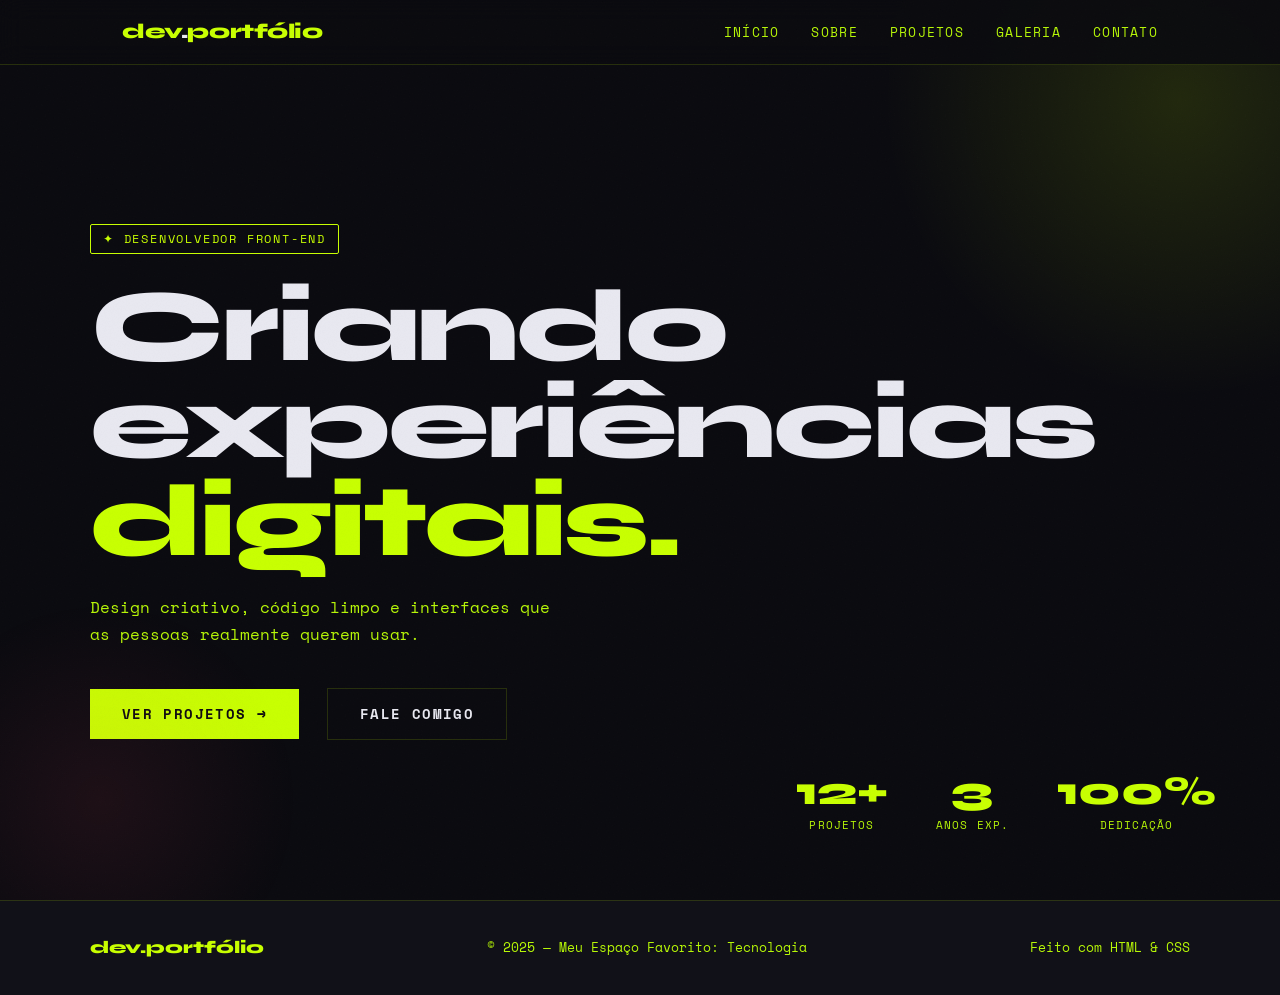
<file: index.html>
<!DOCTYPE html>
<html lang="pt-BR">
<head>
  <meta charset="UTF-8" />
  <meta name="viewport" content="width=device-width, initial-scale=1.0" />
  <title>Portfólio | Dev Criativo</title>
  <link rel="preconnect" href="https://fonts.googleapis.com" />
  <link href="https://fonts.googleapis.com/css2?family=Space+Mono:ital,wght@0,400;0,700;1,400&family=Syne:wght@400;700;800&display=swap" rel="stylesheet" />
  <link rel="stylesheet" href="css/style.css" />
</head>
<body>

  <!-- OVERLAY -->
  <div class="nav-overlay"></div>

  <!-- HEADER -->
  <header>
    <nav>
      <a href="index.html" class="logo">dev<span>.</span>portfólio</a>

      <button class="hamburger" aria-label="Abrir menu" aria-expanded="false">
        <span></span>
        <span></span>
        <span></span>
      </button>

      <ul class="nav-links">
        <li><a href="index.html">Início</a></li>
        <li><a href="pages/sobre.html">Sobre</a></li>
        <li><a href="pages/cards.html">Projetos</a></li>
        <li><a href="pages/galeria.html">Galeria</a></li>
        <li><a href="pages/contato.html">Contato</a></li>
      </ul>
    </nav>
  </header>

  <main>

    <!-- HERO -->
    <section id="inicio">
      <div class="hero-inner">
        <span class="hero-tag">✦ Desenvolvedor Front-end</span>
        <h1 class="hero-title">
          Criando<br />
          experiências<br />
          <em>digitais.</em>
        </h1>
        <p class="hero-sub">
          Design criativo, código limpo e interfaces que as pessoas realmente querem usar.
        </p>
        <div class="hero-btns">
          <a href="pages/cards.html" class="btn">Ver Projetos →</a>
          <a href="pages/contato.html" class="btn btn-ghost">Fale Comigo</a>
        </div>

        <div class="hero-counter">
          <div class="counter-item">
            <span class="counter-num">12+</span>
            <span class="counter-label">Projetos</span>
          </div>
          <div class="counter-item">
            <span class="counter-num">3</span>
            <span class="counter-label">Anos exp.</span>
          </div>
          <div class="counter-item">
            <span class="counter-num">100%</span>
            <span class="counter-label">Dedicação</span>
          </div>
        </div>
      </div>
    </section>

  </main>

  <!-- FOOTER -->
  <footer>
    <div class="footer-inner">
      <span class="footer-logo">dev.portfólio</span>
      <p>© 2025 — Meu Espaço Favorito: Tecnologia</p>
      <p>Feito com HTML &amp; CSS</p>
    </div>
  </footer>

  <script src="js/main.js"></script>
</body>
</html>
</file>
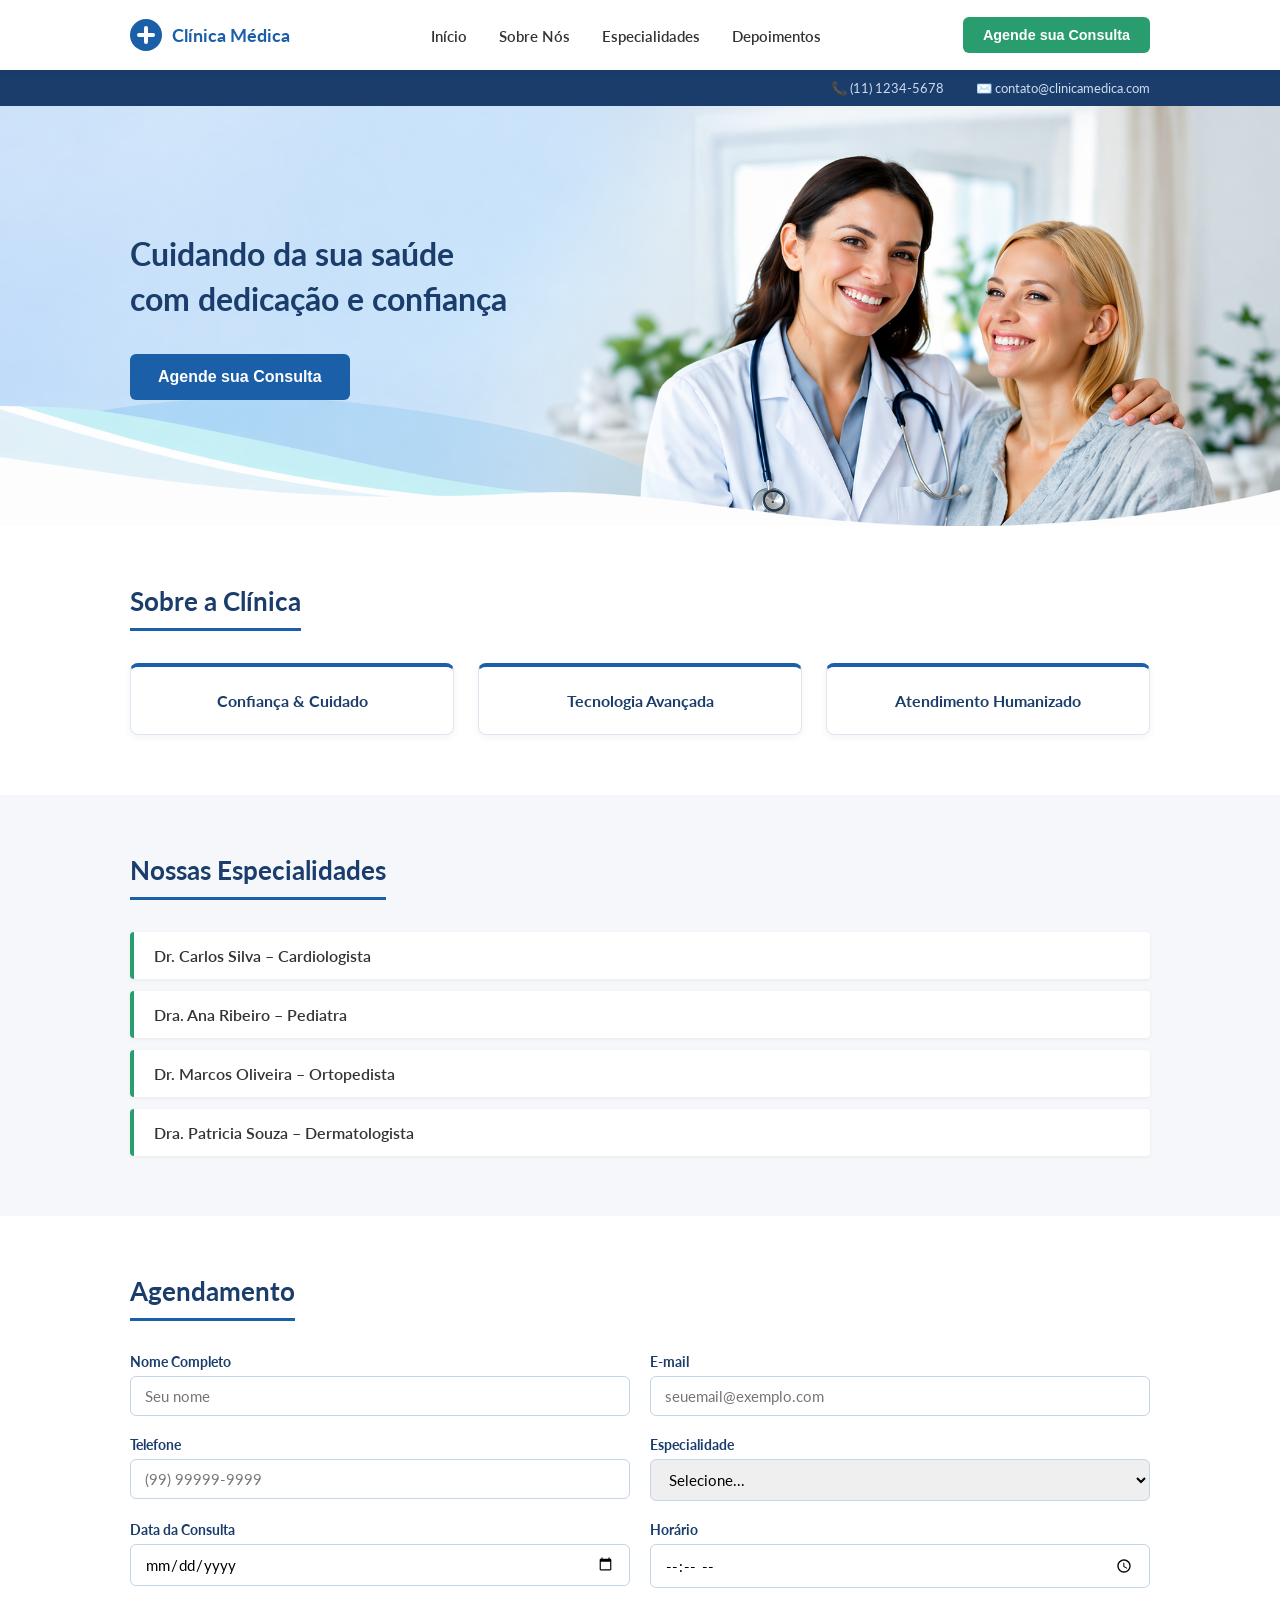
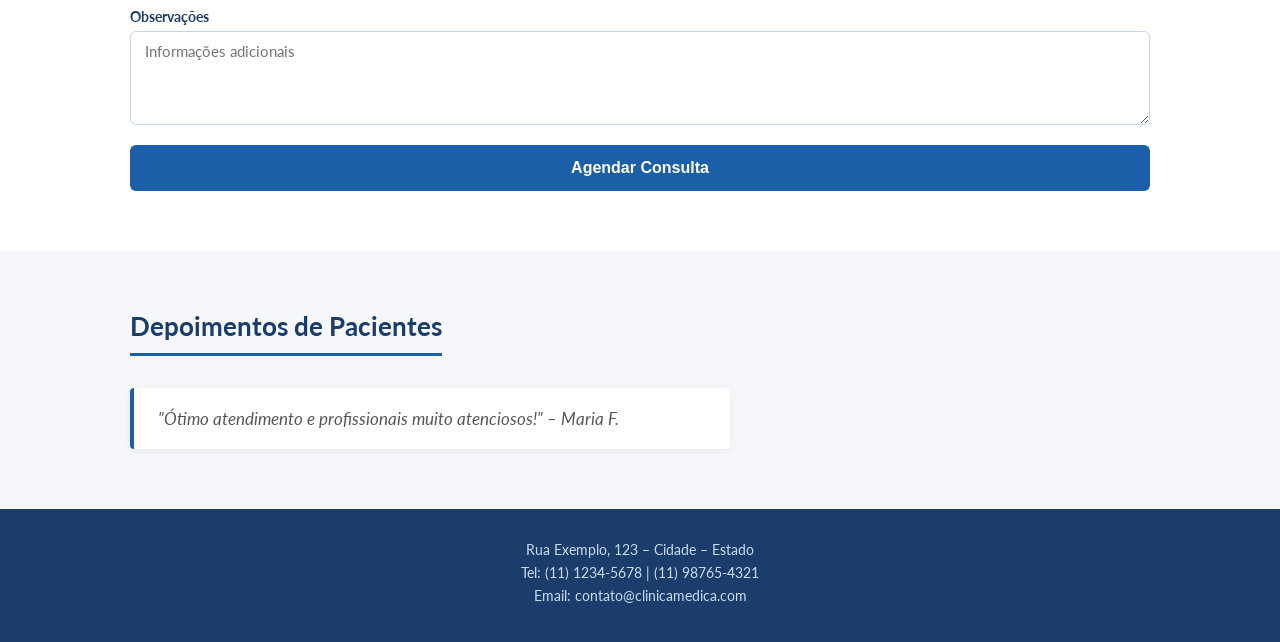
<file: sist.med/index.html>
<!DOCTYPE html>
<html lang="pt-BR">
<head>
  <meta charset="UTF-8" />
  <meta name="viewport" content="width=device-width, initial-scale=1.0"/>
  <title>Clínica Médica</title>
  <link href="https://fonts.googleapis.com/css2?family=Lato:wght@400;700&display=swap" rel="stylesheet"/>
  <link rel="stylesheet" href="style.css"/>
</head>
<body>

  <!-- ════════ TOPBAR — faixa azul escura no topo ════════ -->
  <div class="topbar">
    <div class="topbar__container">
      <span>📞 (11) 1234-5678</span>
      <span>✉️ contato@clinicamedica.com</span>
    </div>
  </div>

  <!-- ════════ NAVBAR ════════ -->
  <nav class="navbar">
    <div class="navbar__container">

      <!-- Logo SVG inline — não depende de arquivo externo -->
      <a href="index.html" class="navbar__logo">
        <svg width="32" height="32" viewBox="0 0 32 32" fill="none">
          <circle cx="16" cy="16" r="16" fill="#1a5fa8"/>
          <rect x="14" y="7" width="4" height="18" rx="2" fill="white"/>
          <rect x="7" y="14" width="18" height="4" rx="2" fill="white"/>
        </svg>
        Clínica Médica
      </a>

      <ul class="navbar__links">
        <li><a href="index.html">Início</a></li>
        <li><a href="#sobre">Sobre Nós</a></li>
        <li><a href="#especialidades">Especialidades</a></li>
        <li><a href="#depoimentos">Depoimentos</a></li>
      </ul>

      <a href="login/login.html" target="Agendamento">
        <button id="navbar__cta">Agende sua Consulta</button>
      </a>


      


      

      <!-- Botão hamburguer — só aparece no mobile -->
      <button class="navbar__hamburguer" id="hamburguer" aria-label="Abrir menu">
        <span></span>
        <span></span>
        <span></span>
      </button>

    </div>
  </nav>

  <!-- ════════ HERO / BANNER ════════ -->
  <section class="hero">
    <div class="hero__container">

      <div class="hero__texto">
        <h1>Cuidando da sua saúde<br>com dedicação e confiança</h1>
        <a href="#agendamento">
          <button class="hero__cta">Agende sua Consulta</button>
        </a>
      </div>

    </div>
  </section>



  

  <!-- ════════ SOBRE A CLÍNICA ════════ -->
  <section id="sobre" class="secao">
    <div class="secao__container">
      <h2>Sobre a Clínica</h2>
      <div class="cards">
        <div class="card">Confiança &amp; Cuidado</div>
        <div class="card">Tecnologia Avançada</div>
        <div class="card">Atendimento Humanizado</div>
      </div>
    </div>
  </section>

  <!-- ════════ ESPECIALIDADES ════════ -->
  <section id="especialidades" class="secao secao--cinza">
    <div class="secao__container">
      <h2>Nossas Especialidades</h2>
      <div class="medicos">
        <div class="medico">Dr. Carlos Silva – Cardiologista</div>
        <div class="medico">Dra. Ana Ribeiro – Pediatra</div>
        <div class="medico">Dr. Marcos Oliveira – Ortopedista</div>
        <div class="medico">Dra. Patricia Souza – Dermatologista</div>
      </div>
    </div>
  </section>

  <!-- ════════ AGENDAMENTO ════════ -->
  <section id="agendamento" class="secao">
    <div class="secao__container">
      <h2>Agendamento</h2>
      <form id="form-agendamento" action="/agendar" method="post" class="formulario">

        <div class="formulario__grupo">
          <label for="nome">Nome Completo</label>
          <input type="text" id="nome" name="nome" placeholder="Seu nome" required>
        </div>

        <div class="formulario__grupo">
          <label for="email">E-mail</label>
          <input type="email" id="email" name="email" placeholder="seuemail@exemplo.com" required>
        </div>

        <div class="formulario__grupo">
          <label for="telefone">Telefone</label>
          <input type="tel" id="telefone" name="telefone" placeholder="(99) 99999-9999" required>
        </div>

        <div class="formulario__grupo">
          <label for="especialidade">Especialidade</label>
          <select id="especialidade" name="especialidade" required>
            <option value="">Selecione...</option>
            <option value="clinico">Clínico Geral</option>
            <option value="cardiologia">Cardiologia</option>
            <option value="dermatologia">Dermatologia</option>
            <option value="ginecologia">Ginecologia</option>
          </select>
        </div>

        <div class="formulario__grupo">
          <label for="data">Data da Consulta</label>
          <input type="date" id="data" name="data" required>
        </div>

        <div class="formulario__grupo">
          <label for="hora">Horário</label>
          <input type="time" id="hora" name="hora" required>
        </div>

        <div class="formulario__grupo formulario__grupo--largo">
          <label for="observacoes">Observações</label>
          <textarea id="observacoes" name="observacoes" rows="4" placeholder="Informações adicionais"></textarea>
        </div>

        <div class="formulario__grupo formulario__grupo--largo">
          <button type="submit" class="formulario__btn">Agendar Consulta</button>
        </div>

      </form>
    </div>
  </section>

  <!-- ════════ DEPOIMENTOS ════════ -->
  <section id="depoimentos" class="secao secao--cinza">
    <div class="secao__container">
      <h2>Depoimentos de Pacientes</h2>
      <blockquote class="depoimento">
        "Ótimo atendimento e profissionais muito atenciosos!" – Maria F.
      </blockquote>
    </div>
  </section>

  <!-- ════════ RODAPÉ ════════ -->
  <footer class="rodape">
    <div class="secao__container">
      <p>Rua Exemplo, 123 – Cidade – Estado</p>
      <p>Tel: (11) 1234-5678 | (11) 98765-4321</p>
      <p>Email: contato@clinicamedica.com</p>
    </div>
  </footer>


  <!-- Importa o JS -->
  <script src="script.js"></script>
</body>
</html>
</file>
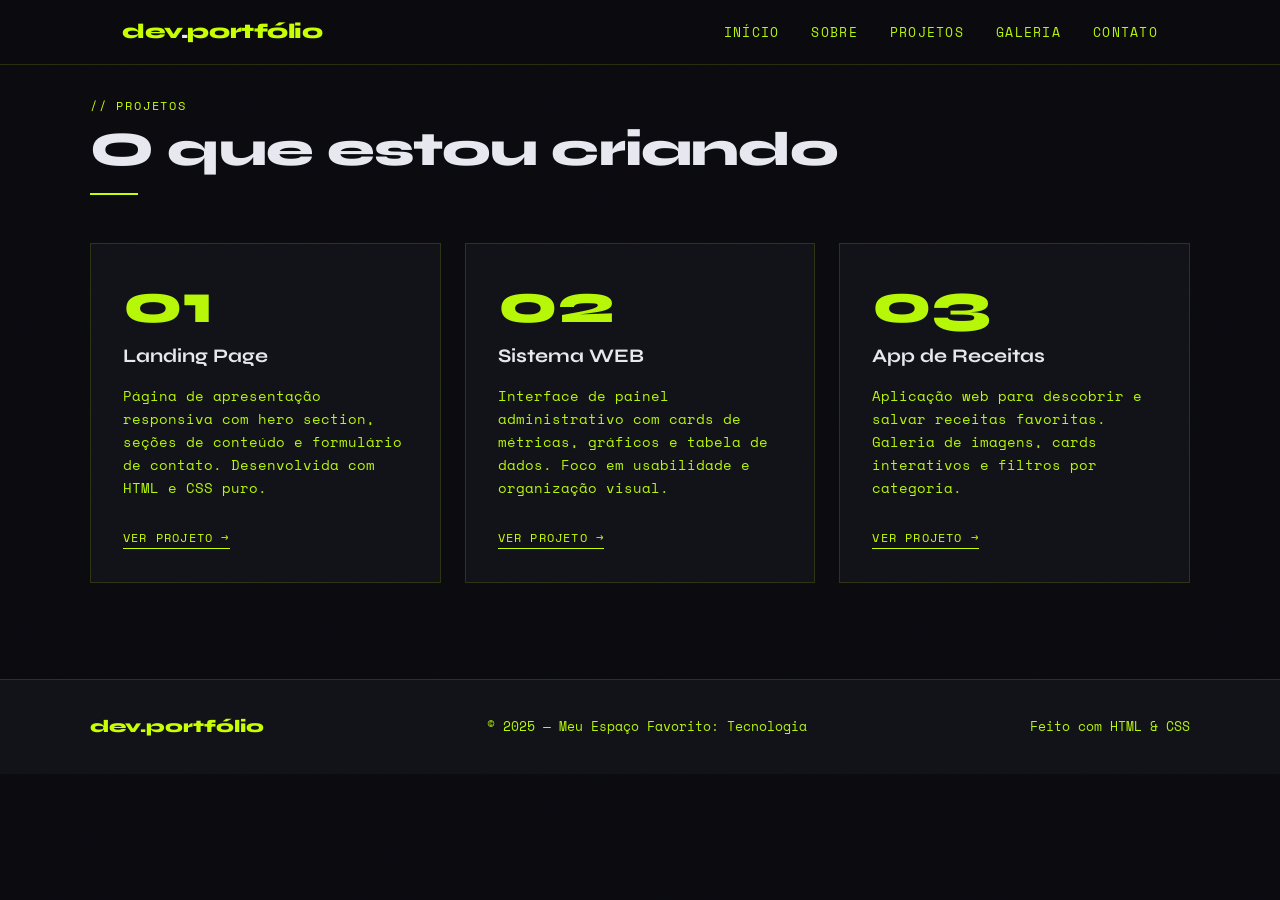
<file: pages/cards.html>
<!DOCTYPE html>
<html lang="pt-BR">
<head>
  <meta charset="UTF-8" />
  <meta name="viewport" content="width=device-width, initial-scale=1.0" />
  <title>Projetos | Dev Portfólio</title>
  <link rel="preconnect" href="https://fonts.googleapis.com" />
  <link href="https://fonts.googleapis.com/css2?family=Space+Mono:ital,wght@0,400;0,700;1,400&family=Syne:wght@400;700;800&display=swap" rel="stylesheet" />
  <link rel="stylesheet" href="../css/style.css" />
</head>
<body>

  <div class="nav-overlay"></div>

  <header>
    <nav>
      <a href="../index.html" class="logo">dev<span>.</span>portfólio</a>

      <button class="hamburger" aria-label="Abrir menu" aria-expanded="false">
        <span></span>
        <span></span>
        <span></span>
      </button>

      <ul class="nav-links">
        <li><a href="../index.html">Início</a></li>
        <li><a href="sobre.html">Sobre</a></li>
        <li><a href="cards.html">Projetos</a></li>
        <li><a href="galeria.html">Galeria</a></li>
        <li><a href="contato.html">Contato</a></li>
      </ul>
    </nav>
  </header>

  <main>
    <section id="cards">
      <div class="container">
        <p class="section-label reveal">// projetos</p>
        <h2 class="section-title reveal">O que estou criando</h2>
        <div class="divider reveal"></div>

        <div class="cards-grid">

          <div class="card reveal">
            <div class="card-num">01</div>
            <h3>Landing Page</h3>
            <p>
              Página de apresentação responsiva com hero section, seções de conteúdo
              e formulário de contato. Desenvolvida com HTML e CSS puro.
            </p>
            <button class="card-btn" onclick="window.open('../sist.med/index.html', '_blank')">Ver Projeto →</button>
          </div>

          <div class="card reveal">
            <div class="card-num">02</div>
            <h3>Sistema WEB</h3>
            <p>
              Interface de painel administrativo com cards de métricas, gráficos
              e tabela de dados. Foco em usabilidade e organização visual.
            </p>
            <button class="card-btn" onclick="window.open('../sist.med/login/login.html', '_blank')">Ver Projeto →</button>
          </div>

          <div class="card reveal">
            <div class="card-num">03</div>
            <h3>App de Receitas</h3>
            <p>
              Aplicação web para descobrir e salvar receitas favoritas.
              Galeria de imagens, cards interativos e filtros por categoria.
            </p>
            <button class="card-btn" onclick="alert('Projeto em desenvolvimento!')">Ver Projeto →</button>
          </div>

        </div>
      </div>
    </section>
  </main>

  <footer>
    <div class="footer-inner">
      <span class="footer-logo">dev.portfólio</span>
      <p>© 2025 — Meu Espaço Favorito: Tecnologia</p>
      <p>Feito com HTML &amp; CSS</p>
    </div>
  </footer>

  <script src="../js/main.js"></script>
</body>
</html>
</file>
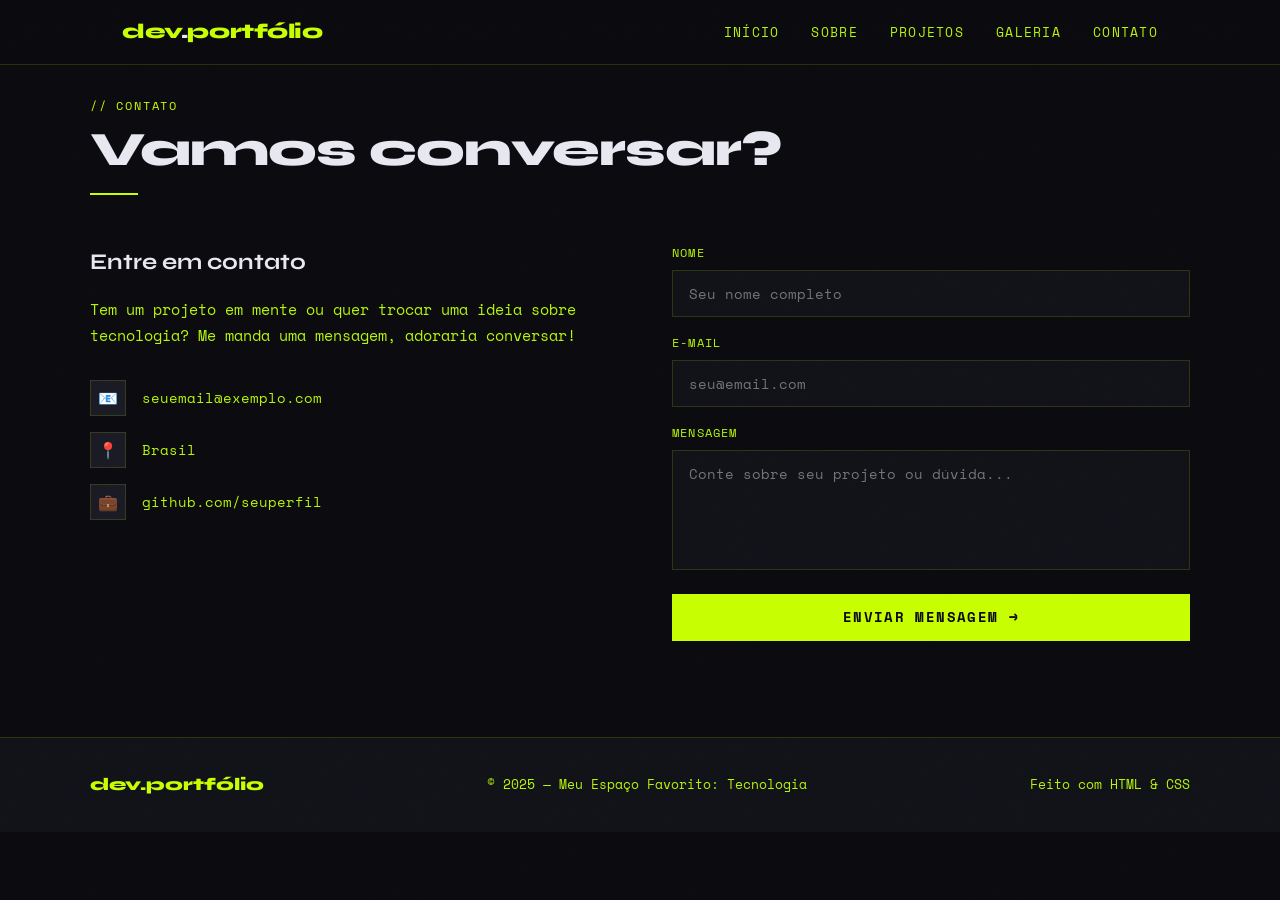
<file: pages/contato.html>
<!DOCTYPE html>
<html lang="pt-BR">
<head>
  <meta charset="UTF-8" />
  <meta name="viewport" content="width=device-width, initial-scale=1.0" />
  <title>Contato | Dev Portfólio</title>
  <link rel="preconnect" href="https://fonts.googleapis.com" />
  <link href="https://fonts.googleapis.com/css2?family=Space+Mono:ital,wght@0,400;0,700;1,400&family=Syne:wght@400;700;800&display=swap" rel="stylesheet" />
  <link rel="stylesheet" href="../css/style.css" />
</head>
<body>

  <div class="nav-overlay"></div>

  <header>
    <nav>
      <a href="../index.html" class="logo">dev<span>.</span>portfólio</a>

      <button class="hamburger" aria-label="Abrir menu" aria-expanded="false">
        <span></span>
        <span></span>
        <span></span>
      </button>

      <ul class="nav-links">
        <li><a href="../index.html">Início</a></li>
        <li><a href="sobre.html">Sobre</a></li>
        <li><a href="cards.html">Projetos</a></li>
        <li><a href="galeria.html">Galeria</a></li>
        <li><a href="contato.html">Contato</a></li>
      </ul>
    </nav>
  </header>

  <main>
    <section id="contato">
      <div class="container">
        <p class="section-label reveal">// contato</p>
        <h2 class="section-title reveal">Vamos conversar?</h2>
        <div class="divider reveal"></div>

        <div class="contato-grid">
          <div class="contato-info reveal">
            <h3>Entre em contato</h3>
            <p>
              Tem um projeto em mente ou quer trocar uma ideia sobre tecnologia?
              Me manda uma mensagem, adoraria conversar!
            </p>

            <div class="contact-item">
              <div class="contact-icon">📧</div>
              <span>seuemail@exemplo.com</span>
            </div>
            <div class="contact-item">
              <div class="contact-icon">📍</div>
              <span>Brasil</span>
            </div>
            <div class="contact-item">
              <div class="contact-icon">💼</div>
              <span>github.com/seuperfil</span>
            </div>
          </div>

          <div class="reveal">
            <form onsubmit="handleSubmit(event)">
              <div class="form-group">
                <label for="nome">Nome</label>
                <input type="text" id="nome" name="nome" placeholder="Seu nome completo" required />
              </div>
              <div class="form-group">
                <label for="email">E-mail</label>
                <input type="email" id="email" name="email" placeholder="seu@email.com" required />
              </div>
              <div class="form-group">
                <label for="mensagem">Mensagem</label>
                <textarea id="mensagem" name="mensagem" placeholder="Conte sobre seu projeto ou dúvida..." required></textarea>
              </div>
              <button
                type="submit"
                class="btn"
                style="margin-top:.5rem; border:none; width:100%; text-align:center;"
              >
                Enviar Mensagem →
              </button>
            </form>
          </div>
        </div>
      </div>
    </section>
  </main>

  <footer>
    <div class="footer-inner">
      <span class="footer-logo">dev.portfólio</span>
      <p>© 2025 — Meu Espaço Favorito: Tecnologia</p>
      <p>Feito com HTML &amp; CSS</p>
    </div>
  </footer>

  <script src="../js/main.js"></script>
</body>
</html>
</file>
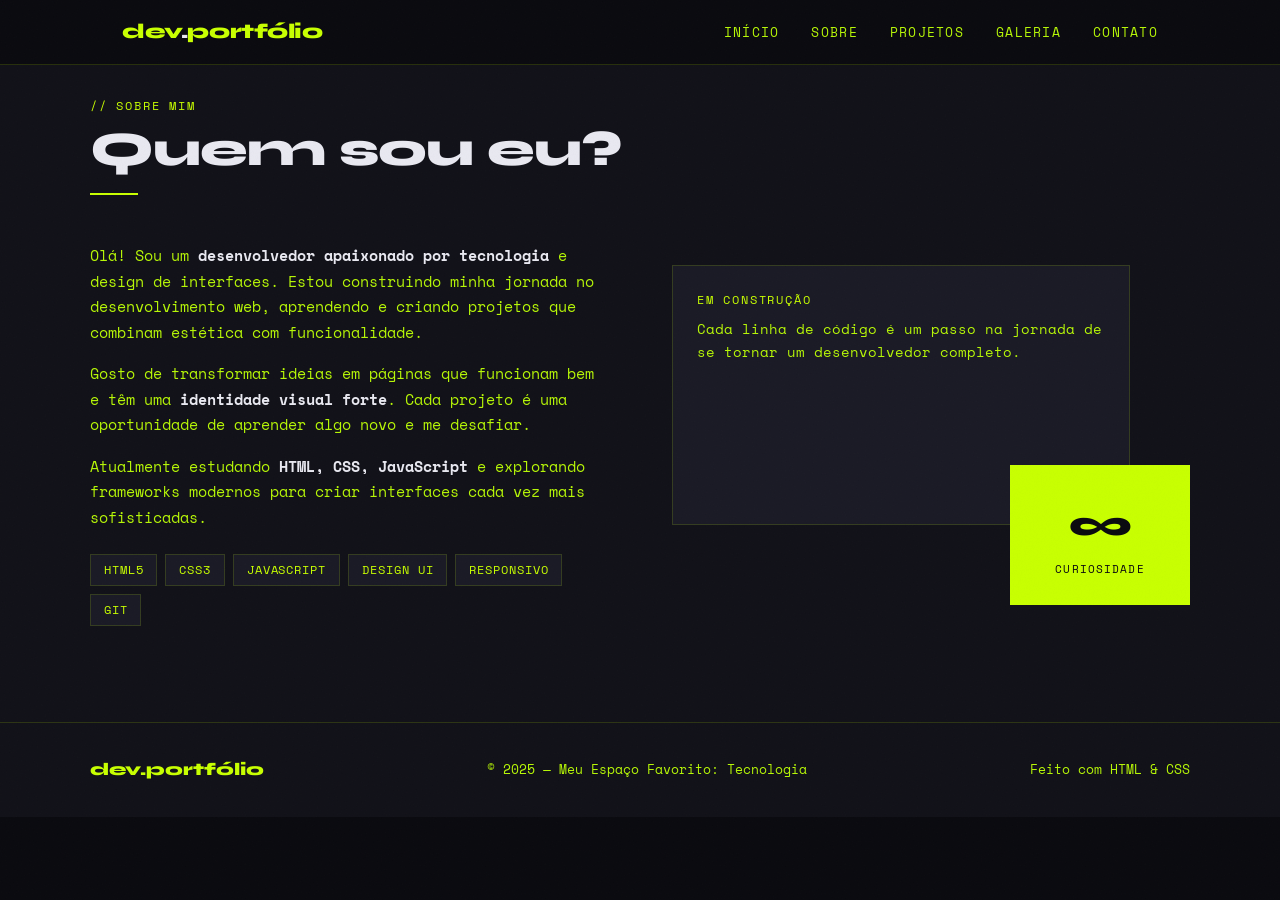
<file: pages/sobre.html>
<!DOCTYPE html>
<html lang="pt-BR">
<head>
  <meta charset="UTF-8" />
  <meta name="viewport" content="width=device-width, initial-scale=1.0" />
  <title>Sobre | Dev Portfólio</title>
  <link rel="preconnect" href="https://fonts.googleapis.com" />
  <link href="https://fonts.googleapis.com/css2?family=Space+Mono:ital,wght@0,400;0,700;1,400&family=Syne:wght@400;700;800&display=swap" rel="stylesheet" />
  <link rel="stylesheet" href="../css/style.css" />
</head>
<body>

  <div class="nav-overlay"></div>

  <header>
    <nav>
      <a href="../index.html" class="logo">dev<span>.</span>portfólio</a>

      <button class="hamburger" aria-label="Abrir menu" aria-expanded="false">
        <span></span>
        <span></span>
        <span></span>
      </button>

      <ul class="nav-links">
        <li><a href="../index.html">Início</a></li>
        <li><a href="sobre.html">Sobre</a></li>
        <li><a href="cards.html">Projetos</a></li>
        <li><a href="galeria.html">Galeria</a></li>
        <li><a href="contato.html">Contato</a></li>
      </ul>
    </nav>
  </header>

  <main>
    <section id="sobre">
      <div class="container">
        <p class="section-label reveal">// sobre mim</p>
        <h2 class="section-title reveal">Quem sou eu?</h2>
        <div class="divider reveal"></div>

        <div class="sobre-grid">
          <div class="sobre-text reveal">
            <p>
              Olá! Sou um <strong>desenvolvedor apaixonado por tecnologia</strong> e design de interfaces.
              Estou construindo minha jornada no desenvolvimento web, aprendendo e criando projetos que
              combinam estética com funcionalidade.
            </p>
            <p>
              Gosto de transformar ideias em páginas que funcionam bem e têm uma <strong>identidade visual forte</strong>.
              Cada projeto é uma oportunidade de aprender algo novo e me desafiar.
            </p>
            <p>
              Atualmente estudando <strong>HTML, CSS, JavaScript</strong> e explorando frameworks modernos
              para criar interfaces cada vez mais sofisticadas.
            </p>

            <div class="skills-list">
              <span class="skill-tag">HTML5</span>
              <span class="skill-tag">CSS3</span>
              <span class="skill-tag">JavaScript</span>
              <span class="skill-tag">Design UI</span>
              <span class="skill-tag">Responsivo</span>
              <span class="skill-tag">Git</span>
            </div>
          </div>

          <div class="sobre-visual reveal">
            <div class="sobre-box">
              <p class="section-label" style="margin-bottom:.5rem">Em construção</p>
              <p style="color:var(--muted); font-size:.85rem;">
                Cada linha de código é um passo na jornada de se tornar um desenvolvedor completo.
              </p>
            </div>
            <div class="sobre-box">
              <span class="big">∞</span>
              <small>Curiosidade</small>
            </div>
          </div>
        </div>
      </div>
    </section>
  </main>

  <footer>
    <div class="footer-inner">
      <span class="footer-logo">dev.portfólio</span>
      <p>© 2025 — Meu Espaço Favorito: Tecnologia</p>
      <p>Feito com HTML &amp; CSS</p>
    </div>
  </footer>

  <script src="../js/main.js"></script>
</body>
</html>
</file>
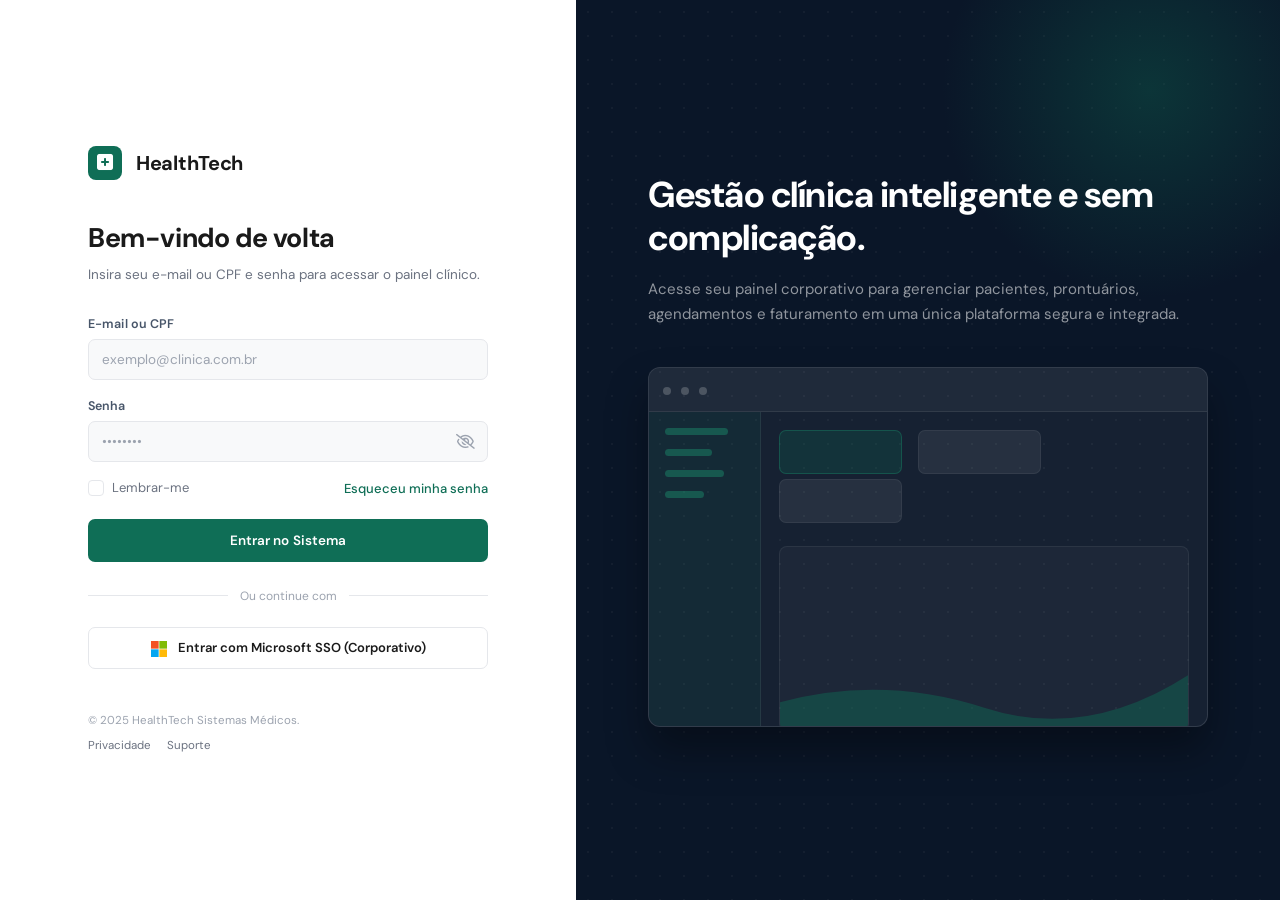
<file: Imagens/login/login.html>
<!DOCTYPE html>
<html lang="pt-BR">
<head>
    <meta charset="UTF-8">
    <meta name="viewport" content="width=device-width, initial-scale=1.0">
    <title>Login - HealthTech</title>
    <link rel="stylesheet" href="https://cdnjs.cloudflare.com/ajax/libs/font-awesome/6.4.0/css/all.min.css">
    <link rel="preconnect" href="https://fonts.googleapis.com">
    <link rel="preconnect" href="https://fonts.gstatic.com" crossorigin>
    <link href="https://fonts.googleapis.com/css2?family=DM+Sans:wght@300;400;500;600;700&display=swap" rel="stylesheet">
    <link rel="stylesheet" href="login.css">
</head>
<body>

    <div class="login-wrapper">
        
        <div class="left-column">
            <div class="form-container">
                
                <div class="logo-area">
                    <div class="logo-icon">
                        <i class="fa-solid fa-square-plus"></i>
                    </div>
                    <span class="logo-text">HealthTech</span>
                </div>

                <h1 class="welcome-title">Bem-vindo de volta</h1>
                <p class="welcome-subtitle">Insira seu e-mail ou CPF e senha para acessar o painel clínico.</p>

                <form id="loginForm">
                    
                    <div class="input-group">
                        <label for="username">E-mail ou CPF</label>
                        <input type="text" id="username" placeholder="exemplo@clinica.com.br" required>
                    </div>

                    <div class="input-group">
                        <label for="password">Senha</label>
                        <div class="password-wrapper">
                            <input type="password" id="password" placeholder="••••••••" required>
                            <button type="button" id="togglePassword" class="toggle-password-btn">
                                <i class="fa-regular fa-eye-slash" id="eyeIcon"></i>
                            </button>
                        </div>
                    </div>

                    <div class="form-options">
                        <label class="checkbox-container">
                            <input type="checkbox" id="rememberMe">
                            <span class="checkmark"></span>
                            Lembrar-me
                        </label>
                        <a href="#" class="forgot-password-link">Esqueceu minha senha</a>
                    </div>

                    <button type="submit" class="btn-primary">Entrar no Sistema</button>

                    <div class="divider">
                        <span>Ou continue com</span>
                    </div>

                    <button type="button" class="btn-sso">
                        <svg class="microsoft-icon" viewBox="0 0 23 23" width="16" height="16">
                            <path fill="#f35325" d="M0 0h11v11H0z"/>
                            <path fill="#81bc06" d="M12 0h11v11H12z"/>
                            <path fill="#05a6f0" d="M0 12h11v11H0z"/>
                            <path fill="#ffba08" d="M12 12h11v11H12z"/>
                        </svg>
                        Entrar com Microsoft SSO (Corporativo)
                    </button>

                </form>

                <footer class="form-footer">
                    <span class="copyright">© 2025 HealthTech Sistemas Médicos.</span>
                    <div class="footer-links">
                        <a href="#">Privacidade</a>
                        <a href="#">Suporte</a>
                    </div>
                </footer>

            </div>
        </div>

        <div class="right-column">
            <div class="banner-content">
                <h2 class="banner-title">Gestão clínica inteligente e sem complicação.</h2>
                <p class="banner-text">
                    Acesse seu painel corporativo para gerenciar pacientes, prontuários, agendamentos e faturamento em uma única plataforma segura e integrada.
                </p>
                
                <div class="mockup-container">
                    <div class="mockup-header">
                        <span class="dot"></span>
                        <span class="dot"></span>
                        <span class="dot"></span>
                    </div>
                    <div class="mockup-body">
                        <div class="mockup-sidebar">
                            <div class="bar block-1"></div>
                            <div class="bar block-2"></div>
                            <div class="bar block-3"></div>
                            <div class="bar block-4"></div>
                        </div>
                        <div class="mockup-main">
                            <div class="mockup-top-cards">
                                <div class="card-skeleton"></div>
                                <div class="card-skeleton"></div>
                                <div class="card-skeleton"></div>
                            </div>
                            <div class="mockup-chart-box">
                                <svg class="wave-graphic" viewBox="0 0 100 40" preserveAspectRatio="none">
                                    <path d="M0,40 L0,30 Q25,20 50,32 T100,20 L100,40 Z" fill="rgba(15,110,86,0.45)"/>
                                </svg>
                            </div>
                        </div>
                    </div>
                </div>

            </div>
        </div>

    </div>

    <script src="login.js"></script>
</body>
</html>
</file>
<file: css/style.css>
/* ============================================
   PORTFÓLIO — style.css
   Estilos globais e todos os componentes
   ============================================ */

/* ── VARIÁVEIS ── */
:root {
  --bg: #0a0a0f;
  --surface: #111118;
  --surface2: #1a1a25;
  --accent: #c8ff00;
  --accent2: #ff4d6d;
  --text: #e8e8f0;
  --muted: #b7f707;
  --border: rgba(200, 255, 0, 0.15);
  --mono: 'Space Mono', monospace;
  --display: 'Syne', sans-serif;
  --nav-h: 64px;
}

/* ── RESET ── */
*,
*::before,
*::after {
  box-sizing: border-box;
  margin: 0;
  padding: 0;
}

html {
  scroll-behavior: smooth;
}

body {
  background: var(--bg);
  color: var(--text);
  font-family: var(--mono);
  font-size: 15px;
  line-height: 1.7;
  overflow-x: hidden;
}

/* ── NOISE OVERLAY ── */
body::before {
  content: '';
  position: fixed;
  inset: 0;
  background-image: url("data:image/svg+xml,%3Csvg xmlns='http://www.w3.org/2000/svg' width='300' height='300'%3E%3Cfilter id='n'%3E%3CfeTurbulence type='fractalNoise' baseFrequency='0.75' numOctaves='4' stitchTiles='stitch'/%3E%3C/filter%3E%3Crect width='300' height='300' filter='url(%23n)' opacity='0.04'/%3E%3C/svg%3E");
  pointer-events: none;
  z-index: 1000;
  opacity: 0.5;
}

/* ── HEADER / NAV ── */
header {
  position: fixed;
  top: 0;
  left: 0;
  right: 0;
  z-index: 900;
  backdrop-filter: blur(12px);
  background: rgba(10, 10, 15, 0.9);
  border-bottom: 1px solid var(--border);
}

nav {
  max-width: 1100px;
  margin: 0 auto;
  padding: 0 2rem;
  height: var(--nav-h);
  display: flex;
  align-items: center;
  justify-content: space-between;
}

.logo {
  font-family: var(--display);
  font-weight: 800;
  font-size: 1.3rem;
  color: var(--accent);
  text-decoration: none;
  letter-spacing: -0.02em;
  z-index: 1001;
  position: relative;
}

.logo span {
  color: var(--text);
}

/* ── NAV LINKS (desktop) ── */
.nav-links {
  display: flex;
  gap: 2rem;
  list-style: none;
}

.nav-links a {
  color: var(--muted);
  text-decoration: none;
  font-size: 0.8rem;
  text-transform: uppercase;
  letter-spacing: 0.1em;
  transition: color 0.2s;
  position: relative;
}

.nav-links a::after {
  content: '';
  position: absolute;
  bottom: -4px;
  left: 0;
  width: 0;
  height: 1px;
  background: var(--accent);
  transition: width 0.3s;
}

.nav-links a:hover {
  color: var(--accent);
}

.nav-links a:hover::after {
  width: 100%;
}

/* ── HAMBÚRGUER ── */
.hamburger {
  display: none;
  flex-direction: column;
  justify-content: center;
  align-items: center;
  gap: 5px;
  width: 40px;
  height: 40px;
  background: none;
  border: 1px solid var(--border);
  cursor: pointer;
  z-index: 1001;
  position: relative;
  padding: 0;
  flex-shrink: 0;
}

.hamburger span {
  display: block;
  width: 22px;
  height: 1.5px;
  background: var(--accent);
  transition: transform 0.35s ease, opacity 0.25s ease;
  transform-origin: center;
}

/* Estado ativo — vira X */
.hamburger.active span:nth-child(1) {
  transform: translateY(6.5px) rotate(45deg);
}
.hamburger.active span:nth-child(2) {
  opacity: 0;
  transform: scaleX(0);
}
.hamburger.active span:nth-child(3) {
  transform: translateY(-6.5px) rotate(-45deg);
}

/* ── OVERLAY ── */
.nav-overlay {
  display: none;
  position: fixed;
  inset: 0;
  background: rgba(10, 10, 15, 0.7);
  z-index: 850;
  opacity: 0;
  transition: opacity 0.3s;
}

.nav-overlay.active {
  opacity: 1;
}

/* ── BOTÕES ── */
.btn {
  display: inline-block;
  padding: 0.85rem 2rem;
  background: var(--accent);
  color: #0a0a0f;
  font-family: var(--mono);
  font-weight: 700;
  font-size: 0.85rem;
  text-transform: uppercase;
  letter-spacing: 0.1em;
  text-decoration: none;
  border: none;
  cursor: pointer;
  transition: transform 0.2s, box-shadow 0.2s;
}

.btn:hover {
  transform: translate(-3px, -3px);
  box-shadow: 6px 6px 0 var(--accent2);
}

.btn-ghost {
  background: transparent;
  color: var(--text);
  border: 1px solid var(--border);
  margin-left: 1rem;
}

.btn-ghost:hover {
  box-shadow: 6px 6px 0 rgba(200, 255, 0, 0.3);
}

/* ── SECTIONS GERAIS ── */
section {
  padding: 6rem 2rem;
}

.container {
  max-width: 1100px;
  margin: 0 auto;
}

.section-label {
  font-size: 0.75rem;
  text-transform: uppercase;
  letter-spacing: 0.15em;
  color: var(--accent);
  margin-bottom: 0.5rem;
}

.section-title {
  font-family: var(--display);
  font-size: clamp(1.8rem, 4vw, 3rem);
  font-weight: 800;
  letter-spacing: -0.02em;
  margin-bottom: 1rem;
  line-height: 1.1;
}

.divider {
  width: 48px;
  height: 2px;
  background: var(--accent);
  margin-bottom: 3rem;
}

/* ── HERO ── */
#inicio {
  min-height: 100vh;
  display: flex;
  align-items: center;
  padding: 8rem 2rem 4rem;
  position: relative;
  overflow: hidden;
}

#inicio::before {
  content: '';
  position: absolute;
  top: -200px;
  right: -200px;
  width: 600px;
  height: 600px;
  background: radial-gradient(circle, rgba(200, 255, 0, 0.12) 0%, transparent 70%);
  pointer-events: none;
}

#inicio::after {
  content: '';
  position: absolute;
  bottom: -100px;
  left: -100px;
  width: 400px;
  height: 400px;
  background: radial-gradient(circle, rgba(255, 77, 109, 0.08) 0%, transparent 70%);
  pointer-events: none;
}

.hero-inner {
  max-width: 1100px;
  margin: 0 auto;
  width: 100%;
}

.hero-tag {
  display: inline-block;
  font-size: 0.75rem;
  text-transform: uppercase;
  letter-spacing: 0.15em;
  color: var(--accent);
  border: 1px solid var(--accent);
  padding: 0.25rem 0.75rem;
  border-radius: 2px;
  margin-bottom: 1.5rem;
  animation: fadeUp 0.6s ease both;
}

h1.hero-title {
  font-family: var(--display);
  font-size: clamp(3rem, 8vw, 7rem);
  font-weight: 800;
  line-height: 0.95;
  letter-spacing: -0.03em;
  color: var(--text);
  margin-bottom: 1.5rem;
  animation: fadeUp 0.6s 0.1s ease both;
}

h1.hero-title em {
  color: var(--accent);
  font-style: normal;
}

.hero-sub {
  font-size: 1rem;
  color: var(--muted);
  max-width: 480px;
  margin-bottom: 2.5rem;
  animation: fadeUp 0.6s 0.2s ease both;
}

.hero-btns {
  animation: fadeUp 0.6s 0.3s ease both;
  display: flex;
  flex-wrap: wrap;
  gap: 0.75rem;
  align-items: center;
}

.hero-counter {
  position: absolute;
  right: 4rem;
  bottom: 4rem;
  display: flex;
  gap: 3rem;
  animation: fadeUp 0.6s 0.4s ease both;
}

.counter-item {
  text-align: center;
}

.counter-num {
  display: block;
  font-family: var(--display);
  font-size: 2.5rem;
  font-weight: 800;
  color: var(--accent);
  line-height: 1;
}

.counter-label {
  font-size: 0.7rem;
  text-transform: uppercase;
  letter-spacing: 0.1em;
  color: var(--muted);
}

/* ── SOBRE ── */
#sobre {
  background: var(--surface);
}

.sobre-grid {
  display: grid;
  grid-template-columns: 1fr 1fr;
  gap: 4rem;
  align-items: center;
}

.sobre-text p {
  color: var(--muted);
  margin-bottom: 1rem;
}

.sobre-text p strong {
  color: var(--text);
}

.skills-list {
  display: flex;
  flex-wrap: wrap;
  gap: 0.5rem;
  margin-top: 1.5rem;
}

.skill-tag {
  background: var(--surface2);
  border: 1px solid var(--border);
  color: var(--accent);
  font-size: 0.75rem;
  text-transform: uppercase;
  letter-spacing: 0.08em;
  padding: 0.3rem 0.8rem;
}

.sobre-visual {
  position: relative;
  height: 340px;
}

.sobre-box {
  position: absolute;
  border: 1px solid var(--border);
  background: var(--surface2);
  padding: 1.5rem;
}

.sobre-box:nth-child(1) {
  top: 0;
  left: 0;
  right: 60px;
  bottom: 80px;
}

.sobre-box:nth-child(2) {
  bottom: 0;
  right: 0;
  width: 180px;
  height: 140px;
  background: var(--accent);
  color: #0a0a0f;
  display: flex;
  flex-direction: column;
  justify-content: center;
  align-items: center;
  text-align: center;
}

.sobre-box:nth-child(2) .big {
  font-family: var(--display);
  font-size: 2.5rem;
  font-weight: 800;
}

.sobre-box:nth-child(2) small {
  font-size: 0.7rem;
  text-transform: uppercase;
  letter-spacing: 0.1em;
}

/* ── CARDS ── */
#cards {
  background: var(--bg);
}

.cards-grid {
  display: grid;
  grid-template-columns: repeat(3, 1fr);
  gap: 1.5rem;
}

.card {
  background: var(--surface);
  border: 1px solid var(--border);
  padding: 2rem;
  position: relative;
  transition: transform 0.3s, border-color 0.3s;
  overflow: hidden;
}

.card::before {
  content: '';
  position: absolute;
  top: 0;
  left: 0;
  right: 0;
  height: 2px;
  background: var(--accent);
  transform: scaleX(0);
  transform-origin: left;
  transition: transform 0.4s;
}

.card:hover {
  transform: translateY(-6px);
  border-color: rgba(200, 255, 0, 0.35);
}

.card:hover::before {
  transform: scaleX(1);
}

.card-num {
  font-family: var(--display);
  font-size: 3.5rem;
  font-weight: 800;
  color: var(--muted);
  line-height: 1;
  margin-bottom: 0.5rem;
}

.card h3 {
  font-family: var(--display);
  font-size: 1.2rem;
  font-weight: 700;
  margin-bottom: 0.75rem;
  color: var(--text);
}

.card p {
  color: var(--muted);
  font-size: 0.85rem;
  margin-bottom: 1.5rem;
}

.card-btn {
  display: inline-block;
  font-size: 0.75rem;
  text-transform: uppercase;
  letter-spacing: 0.1em;
  color: var(--accent);
  text-decoration: none;
  border-bottom: 1px solid var(--accent);
  padding-bottom: 2px;
  transition: opacity 0.2s;
  cursor: pointer;
  background: none;
  border-top: none;
  border-left: none;
  border-right: none;
  font-family: var(--mono);
}

.card-btn:hover {
  opacity: 0.7;
}

/* ── GALERIA ── */
#galeria {
  background: var(--surface);
}

.gallery-grid {
  display: grid;
  grid-template-columns: 2fr 1fr;
  grid-template-rows: 280px 280px;
  gap: 1rem;
}

.gallery-item {
  overflow: hidden;
  position: relative;
  background: var(--surface2);
  border: 1px solid var(--border);
}

.gallery-item:first-child {
  grid-row: 1 / 3;
}

.gallery-item img {
  width: 100%;
  height: 100%;
  object-fit: cover;
  display: block;
  transition: transform 0.5s, filter 0.5s;
  filter: grayscale(30%);
}

.gallery-item:hover img {
  transform: scale(1.06);
  filter: grayscale(0%);
}

.gallery-overlay {
  position: absolute;
  inset: 0;
  background: rgba(10, 10, 15, 0.6);
  display: flex;
  align-items: flex-end;
  padding: 1.5rem;
  opacity: 0;
  transition: opacity 0.3s;
}

.gallery-item:hover .gallery-overlay {
  opacity: 1;
}

.gallery-overlay span {
  font-size: 0.8rem;
  text-transform: uppercase;
  letter-spacing: 0.1em;
  color: var(--accent);
}

/* ── CONTATO ── */
#contato {
  background: var(--bg);
}

.contato-grid {
  display: grid;
  grid-template-columns: 1fr 1fr;
  gap: 4rem;
}

.contato-info h3 {
  font-family: var(--display);
  font-size: 1.4rem;
  font-weight: 700;
  margin-bottom: 1rem;
}

.contato-info p {
  color: var(--muted);
  margin-bottom: 2rem;
}

.contact-item {
  display: flex;
  align-items: center;
  gap: 1rem;
  margin-bottom: 1rem;
  color: var(--muted);
  font-size: 0.85rem;
}

.contact-icon {
  width: 36px;
  height: 36px;
  background: var(--surface2);
  border: 1px solid var(--border);
  display: flex;
  align-items: center;
  justify-content: center;
  font-size: 1rem;
  flex-shrink: 0;
}

form {
  display: flex;
  flex-direction: column;
  gap: 1rem;
}

.form-group {
  display: flex;
  flex-direction: column;
  gap: 0.4rem;
}

label {
  font-size: 0.75rem;
  text-transform: uppercase;
  letter-spacing: 0.1em;
  color: var(--muted);
}

input,
textarea {
  background: var(--surface);
  border: 1px solid var(--border);
  color: var(--text);
  font-family: var(--mono);
  font-size: 0.9rem;
  padding: 0.75rem 1rem;
  outline: none;
  transition: border-color 0.2s;
  resize: none;
  width: 100%;
}

input:focus,
textarea:focus {
  border-color: var(--accent);
}

textarea {
  min-height: 120px;
}

/* ── FOOTER ── */
footer {
  background: var(--surface);
  border-top: 1px solid var(--border);
  padding: 2rem;
}

.footer-inner {
  max-width: 1100px;
  margin: 0 auto;
  display: flex;
  align-items: center;
  justify-content: space-between;
}

.footer-logo {
  font-family: var(--display);
  font-weight: 800;
  color: var(--accent);
  font-size: 1.1rem;
}

footer p {
  color: var(--muted);
  font-size: 0.8rem;
}

/* ── ANIMAÇÕES ── */
@keyframes fadeUp {
  from {
    opacity: 0;
    transform: translateY(24px);
  }
  to {
    opacity: 1;
    transform: translateY(0);
  }
}

.reveal {
  opacity: 0;
  transform: translateY(30px);
  transition: opacity 0.6s ease, transform 0.6s ease;
}

.reveal.visible {
  opacity: 1;
  transform: translateY(0);
}

/* ============================================
   RESPONSIVO
   ============================================ */

/* ── TABLET (≤ 900px) ── */
@media (max-width: 900px) {
  .cards-grid {
    grid-template-columns: repeat(2, 1fr);
  }

  .sobre-grid {
    grid-template-columns: 1fr;
    gap: 2.5rem;
  }

  .sobre-visual {
    height: 260px;
  }

  .hero-counter {
    position: static;
    margin-top: 3rem;
    gap: 2rem;
  }
}

/* ── MOBILE (≤ 768px) ── */
@media (max-width: 768px) {

  /* Hambúrguer visível */
  .hamburger {
    display: flex;
  }

  /* Overlay visível */
  .nav-overlay {
    display: block;
  }

  /* Menu lateral deslizante */
  .nav-links {
    position: fixed;
    top: 0;
    right: -100%;
    width: min(280px, 80vw);
    height: 100dvh;
    background: var(--surface);
    border-left: 1px solid var(--border);
    flex-direction: column;
    justify-content: center;
    align-items: flex-start;
    gap: 0;
    padding: calc(var(--nav-h) + 2rem) 2rem 2rem;
    z-index: 900;
    transition: right 0.35s cubic-bezier(0.4, 0, 0.2, 1);
    list-style: none;
  }

  .nav-links.open {
    right: 0;
  }

  .nav-links li {
    width: 100%;
    border-bottom: 1px solid var(--border);
  }

  .nav-links a {
    display: block;
    padding: 1rem 0;
    font-size: 0.95rem;
    letter-spacing: 0.08em;
    color: var(--text);
  }

  .nav-links a:hover {
    color: var(--accent);
    padding-left: 0.5rem;
  }

  .nav-links a::after {
    display: none;
  }

  /* Hero */
  #inicio {
    padding: 6rem 1.25rem 3rem;
    min-height: 100svh;
  }

  h1.hero-title {
    font-size: clamp(2rem, 9vw, 3.5rem);
    line-height: 1;
    word-break: normal;
    hyphens: none;
    overflow-wrap: normal;
  }

  .hero-sub {
    font-size: 0.9rem;
    max-width: 100%;
  }

  .hero-btns {
    flex-direction: column;
    align-items: stretch;
    gap: 0.75rem;
    width: 100%;
  }

  .hero-btns .btn,
  .hero-btns .btn-ghost {
    width: 100%;
    text-align: center;
    display: block;
    margin-left: 0;
  }

  .hero-counter {
    position: static;
    margin-top: 2.5rem;
    justify-content: flex-start;
    gap: 2rem;
    flex-wrap: wrap;
  }

  /* Grids */
  .sobre-grid,
  .contato-grid,
  .cards-grid {
    grid-template-columns: 1fr;
    gap: 2rem;
  }

  .sobre-visual {
    height: auto;
    display: flex;
    flex-direction: column;
    gap: 1rem;
  }

  .sobre-box {
    position: static;
    width: 100% !important;
    height: auto !important;
    right: auto;
  }

  .sobre-box:nth-child(2) {
    padding: 1.5rem;
  }

  /* Galeria */
  .gallery-grid {
    grid-template-columns: 1fr;
    grid-template-rows: auto;
    gap: 0.75rem;
  }

  .gallery-item {
    height: 220px;
  }

  .gallery-item:first-child {
    grid-row: auto;
    height: 260px;
  }

  /* Footer */
  .footer-inner {
    flex-direction: column;
    gap: 0.5rem;
    text-align: center;
  }

  /* Sections */
  section {
    padding: 5rem 1.5rem;
  }

  /* Nav */
  nav {
    padding: 0 1.5rem;
  }
}

/* ── MOBILE PEQUENO (≤ 420px) ── */
@media (max-width: 420px) {
  h1.hero-title {
    font-size: clamp(1.8rem, 8vw, 2.8rem);
    hyphens: none;
    word-break: normal;
  }

  #inicio {
    padding: 6rem 1rem 3rem;
  }

  .hero-counter {
    gap: 1.5rem;
  }

  .counter-num {
    font-size: 2rem;
  }

  .cards-grid {
    grid-template-columns: 1fr;
  }

  .section-title {
    font-size: clamp(1.6rem, 6vw, 2rem);
  }
}
</file>
<file: sist.med/style.css>
/* ══════════════════════════════════════
   TOPBAR — faixa azul escura no topo
══════════════════════════════════════ */
.topbar {
  background: #1a3d6b;      /* azul escuro */
  height: 36px;
}

.topbar__container {
  max-width: 1100px;
  margin: 0 auto;
  padding: 0 40px;
  height: 100%;
  display: flex;
  align-items: center;
  justify-content: flex-end; /* informações alinhadas à direita */
  gap: 32px;
}

.topbar__container span {
  color: #ccdcf0;
  font-size: 0.82rem;
}

/* ══════════════════════════════════════
   RESET
══════════════════════════════════════ */
*, *::before, *::after {
  box-sizing: border-box;
  margin: 0;
  padding: 0;
}

body {
  font-family: 'Lato', sans-serif;
  color: #333;
  background: #ffffff;
  padding-top: 70px;
}

/* ══════════════════════════════════════
   UTILITÁRIO — container centralizado
══════════════════════════════════════ */
.secao__container {
  max-width: 1100px;
  margin: 0 auto;
  padding: 0 40px;
}

/* ══════════════════════════════════════
   NAVBAR
══════════════════════════════════════ */
.navbar {
  position: fixed;
  top: 0;
  left: 0;
  width: 100%;
  background: #ffffff;
  box-shadow: 0 2px 8px rgba(0,0,0,0.08);
  height: 70px;
  z-index: 1000;
  transition: all 0.3s ease;
}

.navbar--scrolled {
  box-shadow: 0 4px 12px rgba(250, 3, 3, 0.15);
  background-color: #9bcbf0;
  transition: all 0.3s ease;
}

.navbar__container {
  max-width: 1100px;
  margin: 0 auto;
  padding: 0 40px;
  height: 100%;
  display: flex;
  align-items: center;
  justify-content: space-between;
}

/* Logo: ícone SVG + texto lado a lado */
.navbar__logo {
  display: flex;
  align-items: center;
  gap: 10px;
  text-decoration: none;
  color: #1a5fa8;
  font-size: 1.15rem;
  font-weight: 700;
  white-space: nowrap;
}

.navbar__links {
  display: flex;
  align-items: center;
  gap: 32px;
  list-style: none;
}

.navbar__links a {
  text-decoration: none;
  color: #333;
  font-size: 0.95rem;
  font-weight: 600;
  transition: color 0.2s;
}

.navbar__links a:hover { color: #1a5fa8; }

#navbar__cta {
  background: #2a9d6e;
  color: #fff;
  border: none;
  padding: 10px 20px;
  border-radius: 6px;
  font-size: 0.9rem;
  font-weight: 700;
  cursor: pointer;
  white-space: nowrap;
  transition: background 0.2s, transform 0.1s;
  cursor: pointer;
}

.navbar__cta:hover {
  background: #238860;
  transform: translateY(-1px);
}



/* ══════════════════════════════════════
   HERO — banner principal
══════════════════════════════════════ */
.hero {
  /* A imagem do banner já tem fundo + foto tudo junto */
  background-image: url('Imagens/image001.png');
  background-size: cover;        /* cobre toda a área */
  background-position: center;   /* centraliza a imagem */
  background-repeat: no-repeat;
  min-height: 420px;
}

.hero__container {
  max-width: 1100px;
  margin: 0 auto;
  padding: 0 40px;
  min-height: 420px;
  display: flex;
  align-items: center;
  justify-content: flex-start;   /* texto alinhado à esquerda */
}

/* Texto à esquerda sobre o banner */
.hero__texto {
  max-width: 420px;
  display: flex;
  flex-direction: column;
  justify-content: center;
}

.hero__texto h1 {
  font-size: 2rem;
  color: #1a3d6b;
  line-height: 1.4;
  margin-bottom: 32px;
}

.hero__cta {
  background: #1a5fa8;
  color: #fff;
  border: none;
  padding: 14px 28px;
  border-radius: 6px;
  font-size: 1rem;
  font-weight: 700;
  cursor: pointer;
  transition: background 0.2s, transform 0.1s;
}

.hero__cta:hover {
  background: #154d8c;
  transform: translateY(-1px);
}

/* Imagem à direita — colada na base e na borda */
.hero__imagem {
  flex: 1;
  display: flex;
  align-items: flex-end;    /* cola foto na base */
  justify-content: flex-end;
  /* Estica até a borda direita da tela usando vw */
  width: calc(50vw);
  margin-right: calc(-50vw + 50%);
  overflow: hidden;
}

.hero__imagem img {
  width: 100%;
  height: 100%;
  object-fit: cover;
  object-position: top center;
  display: block;
}

/* ══════════════════════════════════════
   SEÇÕES GENÉRICAS
══════════════════════════════════════ */
.secao {
  padding: 60px 0;
}

.secao--cinza {
  background: #f5f7fa;
}

.secao h2 {
  font-size: 1.6rem;
  color: #1a3d6b;
  margin-bottom: 32px;
  padding-bottom: 12px;
  border-bottom: 3px solid #1a5fa8;
  display: inline-block;
}

/* ══════════════════════════════════════
   CARDS — Sobre a Clínica
══════════════════════════════════════ */
.cards {
  display: flex;
  gap: 24px;
  flex-wrap: wrap;
}

.card {
  flex: 1;
  min-width: 200px;
  background: #ffffff;
  border: 1px solid #dce6f0;
  border-top: 4px solid #1a5fa8;
  border-radius: 8px;
  padding: 24px 20px;
  font-weight: 700;
  color: #1a3d6b;
  text-align: center;
  box-shadow: 0 2px 8px rgba(0,0,0,0.05);
}

/* ══════════════════════════════════════
   MÉDICOS — Especialidades
══════════════════════════════════════ */
.medicos {
  display: flex;
  flex-direction: column;
  gap: 12px;
}

.medico {
  background: #ffffff;
  border-left: 4px solid #2a9d6e;
  padding: 14px 20px;
  border-radius: 4px;
  font-weight: 600;
  color: #333;
  box-shadow: 0 1px 4px rgba(0,0,0,0.06);
}

/* ══════════════════════════════════════
   FORMULÁRIO — Agendamento
══════════════════════════════════════ */
.formulario {
  display: grid;
  grid-template-columns: 1fr 1fr;
  gap: 20px;
}

.formulario__grupo {
  display: flex;
  flex-direction: column;
  gap: 6px;
}

.formulario__grupo--largo {
  grid-column: 1 / -1;
}

.formulario__grupo label {
  font-size: 0.9rem;
  font-weight: 700;
  color: #1a3d6b;
}

.formulario__grupo input,
.formulario__grupo select,
.formulario__grupo textarea {
  padding: 10px 14px;
  border: 1px solid #c5d5e8;
  border-radius: 6px;
  font-size: 0.95rem;
  font-family: inherit;
  transition: border-color 0.2s;
  outline: none;
}

.formulario__grupo input:focus,
.formulario__grupo select:focus,
.formulario__grupo textarea:focus {
  border-color: #1a5fa8;
}

.formulario__btn {
  background: #1a5fa8;
  color: #fff;
  border: none;
  padding: 14px 32px;
  border-radius: 6px;
  font-size: 1rem;
  font-weight: 700;
  cursor: pointer;
  transition: background 0.2s, transform 0.1s;
}

.formulario__btn:hover {
  background: #154d8c;
  transform: translateY(-1px);
}

/* ══════════════════════════════════════
   DEPOIMENTO
══════════════════════════════════════ */
.depoimento {
  background: #ffffff;
  border-left: 4px solid #1a5fa8;
  padding: 20px 24px;
  border-radius: 4px;
  font-size: 1.05rem;
  color: #555;
  font-style: italic;
  box-shadow: 0 2px 8px rgba(0,0,0,0.06);
  max-width: 600px;
}

/* ══════════════════════════════════════
   RODAPÉ
══════════════════════════════════════ */
.rodape {
  background: #1a3d6b;
  color: #ccdcf0;
  padding: 32px 0;
  text-align: center;
}

.rodape p {
  margin-bottom: 6px;
  font-size: 0.9rem;
}


/* ══════════════════════════════════════
   RESPONSIVO
   Breakpoints:
   - Tablet: até 1024px
   - Celular: até 768px
══════════════════════════════════════ */

/* ── HAMBURGUER — escondido no desktop ── */
.navbar__hamburguer {
  display: none;            /* invisível no desktop */
  flex-direction: column;
  justify-content: center;
  gap: 5px;
  background: none;
  border: none;
  cursor: pointer;
  padding: 4px;
  z-index: 100;
}

.navbar__hamburguer span {
  display: block;
  width: 26px;
  height: 3px;
  background: #1a5fa8;
  border-radius: 3px;
  transition: all 0.3s ease;
}

/* Animação: ☰ vira X quando ativo */
.navbar__hamburguer--ativo span:nth-child(1) {
  transform: translateY(8px) rotate(45deg);
}
.navbar__hamburguer--ativo span:nth-child(2) {
  opacity: 0;
}
.navbar__hamburguer--ativo span:nth-child(3) {
  transform: translateY(-8px) rotate(-45deg);
}


/* ════════════════════════════════
   TABLET — até 1024px
════════════════════════════════ */
@media (max-width: 1024px) {

  /* Topbar: só e-mail e telefone menores */
  .topbar__container {
    padding: 0 24px;
    gap: 16px;
  }

  /* Navbar */
  .navbar__container {
    padding: 0 24px;
  }

  .navbar__links {
    gap: 20px;
  }

  .navbar__links a {
    font-size: 0.88rem;
  }

  .navbar__cta {
    padding: 8px 14px;
    font-size: 0.85rem;
  }

  /* Hero */
  .hero__container {
    padding: 0 24px;
  }

  .hero__texto h1 {
    font-size: 1.7rem;
  }

  /* Seções */
  .secao__container {
    padding: 0 24px;
  }

  /* Formulário: 2 colunas mantidas no tablet */
}


/* ════════════════════════════════
   CELULAR — até 768px
════════════════════════════════ */
@media (max-width: 768px) {

  /* ── Topbar ── */
  .topbar__container {
    justify-content: center;
    gap: 12px;
    padding: 0 16px;
  }

  .topbar__container span {
    font-size: 0.75rem;
  }

  /* ── Navbar ── */
  .navbar {
    height: auto;           /* altura flexível para abrir o menu */
    position: relative;
  }

  .navbar__container {
    padding: 0 16px;
    height: 64px;
    flex-wrap: wrap;        /* permite que o menu quebre para baixo */
  }

  /* Esconde o botão CTA e os links no mobile */
  .navbar__cta {
    display: none;
  }

  /* Mostra o botão hamburguer */
  .navbar__hamburguer {
    display: flex;
  }

  /* Menu fechado: escondido */
  .navbar__links {
    display: none;
    flex-direction: column;
    align-items: flex-start;
    gap: 0;
    width: 100%;
    background: #ffffff;
    border-top: 1px solid #eef2f7;
    padding: 8px 0 16px;
  }

  /* Menu aberto: aparece */
  .navbar__links--aberto {
    display: flex;
  }

  .navbar__links li {
    width: 100%;
  }

  .navbar__links a {
    display: block;
    padding: 12px 16px;
    font-size: 1rem;
    border-bottom: 1px solid #f0f4f8;
  }

  /* ── Hero ── */
  .hero {
    background-position: right center; /* foca no rosto no mobile */
    min-height: 320px;
  }

  .hero__container {
    padding: 40px 16px;
    min-height: 320px;
  }

  .hero__texto {
    max-width: 100%;
  }

  .hero__texto h1 {
    font-size: 1.4rem;
    color: #1a3d6b;
    /* Sombra leve para o texto ficar legível sobre a foto */
    text-shadow: 0 1px 6px rgba(255,255,255,0.8);
  }

  .hero__cta {
    padding: 12px 22px;
    font-size: 0.95rem;
  }

  /* ── Seções ── */
  .secao__container {
    padding: 0 16px;
  }

  .secao {
    padding: 40px 0;
  }

  /* Cards empilhados */
  .cards {
    flex-direction: column;
  }

  .card {
    min-width: unset;
  }

  /* Formulário: 1 coluna no mobile */
  .formulario {
    grid-template-columns: 1fr;
  }

  .formulario__grupo--largo {
    grid-column: 1;
  }

  /* Rodapé */
  .rodape {
    padding: 24px 16px;
  }
}
</file>
<file: Imagens/login/login.css>
@import url('https://fonts.googleapis.com/css2?family=DM+Sans:wght@300;400;500;600;700&display=swap');

/* Reset Geral */
* {
    margin: 0;
    padding: 0;
    box-sizing: border-box;
    font-family: 'DM Sans', -apple-system, BlinkMacSystemFont, "Segoe UI", sans-serif;
}

/* Paleta MedCare Pro */
:root {
    --brand:        #0F6E56;
    --brand-light:  #1D9E75;
    --brand-pale:   #E1F5EE;
    --sidebar-bg:   #0a1628;
    --surface:      #ffffff;
    --bg:           #f8f9fa;
    --border:       #e5e7eb;
    --text:         #1a1a1a;
    --text-muted:   #6b7280;
    --text-hint:    #9ca3af;
}

body {
    background-color: var(--surface);
    height: 100vh;
    overflow: hidden;
}

/* ─── Layout Split ─────────────────────────────── */
.login-wrapper {
    display: table;
    width: 100%;
    height: 100vh;
}

.left-column,
.right-column {
    display: table-cell;
    vertical-align: middle;
    height: 100%;
}

/* ─── Coluna Esquerda (Branca) ─────────────────── */
.left-column {
    width: 45%;
    background-color: var(--surface);
    padding: 40px;
    position: relative;
}

.form-container {
    max-width: 400px;
    margin: 0 auto;
}

/* Logo */
.logo-area {
    display: block;
    margin-bottom: 40px;
}

.logo-icon {
    display: inline-flex;
    align-items: center;
    justify-content: center;
    width: 34px;
    height: 34px;
    background-color: var(--brand);
    border-radius: 8px;
    color: #ffffff;
    font-size: 18px;
    vertical-align: middle;
    margin-right: 10px;
}

.logo-text {
    font-size: 20px;
    font-weight: 700;
    color: var(--text);
    vertical-align: middle;
    letter-spacing: -0.3px;
}

/* Títulos */
.welcome-title {
    font-size: 27px;
    font-weight: 700;
    color: var(--text);
    margin-bottom: 10px;
    letter-spacing: -0.4px;
}

.welcome-subtitle {
    font-size: 13.5px;
    color: var(--text-muted);
    line-height: 1.55;
    margin-bottom: 30px;
}

/* Inputs */
.input-group {
    margin-bottom: 18px;
}

.input-group label {
    display: block;
    font-size: 12.5px;
    font-weight: 600;
    color: #475569;
    margin-bottom: 7px;
    letter-spacing: 0.1px;
}

.input-group input[type="text"],
.password-wrapper input {
    width: 100%;
    padding: 11px 13px;
    border: 0.5px solid var(--border);
    border-radius: 7px;
    font-size: 13.5px;
    color: var(--text);
    background: var(--bg);
    outline: none;
    transition: border-color 0.2s, box-shadow 0.2s;
}

.input-group input::placeholder {
    color: var(--text-hint);
}

.input-group input:focus,
.password-wrapper input:focus {
    border-color: var(--brand);
    background: var(--surface);
    box-shadow: 0 0 0 3px rgba(15, 110, 86, 0.10);
}

/* Toggle senha */
.password-wrapper {
    position: relative;
}

.toggle-password-btn {
    position: absolute;
    right: 13px;
    top: 50%;
    transform: translateY(-50%);
    background: none;
    border: none;
    color: var(--text-hint);
    cursor: pointer;
    font-size: 15px;
    transition: color 0.15s;
}

.toggle-password-btn:hover {
    color: var(--brand);
}

/* Opções (checkbox + link) */
.form-options {
    display: block;
    margin-bottom: 22px;
}

.form-options::after {
    content: "";
    display: block;
    clear: both;
}

.checkbox-container {
    float: left;
    display: block;
    position: relative;
    padding-left: 24px;
    cursor: pointer;
    font-size: 13px;
    color: var(--text-muted);
    user-select: none;
    line-height: 16px;
}

.checkbox-container input {
    position: absolute;
    opacity: 0;
    cursor: pointer;
    height: 0;
    width: 0;
}

.checkmark {
    position: absolute;
    top: 0;
    left: 0;
    height: 16px;
    width: 16px;
    background-color: var(--surface);
    border: 0.5px solid var(--border);
    border-radius: 4px;
    transition: background-color 0.15s, border-color 0.15s;
}

.checkbox-container:hover input ~ .checkmark {
    border-color: var(--brand);
}

.checkbox-container input:checked ~ .checkmark {
    background-color: var(--brand);
    border-color: var(--brand);
}

.checkmark:after {
    content: "";
    position: absolute;
    display: none;
}

.checkbox-container input:checked ~ .checkmark:after {
    display: block;
}

.checkbox-container .checkmark:after {
    left: 5px;
    top: 2px;
    width: 4px;
    height: 8px;
    border: solid white;
    border-width: 0 2px 2px 0;
    transform: rotate(45deg);
}

.forgot-password-link {
    float: right;
    font-size: 13px;
    color: var(--brand);
    text-decoration: none;
    font-weight: 500;
}

.forgot-password-link:hover {
    text-decoration: underline;
}

/* Botão principal */
.btn-primary {
    width: 100%;
    background-color: var(--brand);
    color: #ffffff;
    border: none;
    padding: 13px;
    border-radius: 7px;
    font-size: 13.5px;
    font-weight: 600;
    cursor: pointer;
    margin-bottom: 22px;
    transition: background-color 0.2s;
    letter-spacing: 0.1px;
}

.btn-primary:hover {
    background-color: var(--brand-light);
}

/* Divisor */
.divider {
    text-align: center;
    position: relative;
    margin-bottom: 22px;
}

.divider::before {
    content: "";
    position: absolute;
    top: 50%;
    left: 0;
    right: 0;
    height: 0.5px;
    background-color: var(--border);
    z-index: 1;
}

.divider span {
    background-color: var(--surface);
    padding: 0 12px;
    font-size: 12px;
    color: var(--text-hint);
    position: relative;
    z-index: 2;
}

/* Botão SSO */
.btn-sso {
    width: 100%;
    background-color: var(--surface);
    color: var(--text);
    border: 0.5px solid var(--border);
    padding: 11px;
    border-radius: 7px;
    font-size: 13px;
    font-weight: 600;
    cursor: pointer;
    text-align: center;
    transition: background-color 0.2s, border-color 0.2s;
}

.btn-sso:hover {
    background-color: var(--bg);
    border-color: #cbd5e1;
}

.microsoft-icon {
    vertical-align: middle;
    margin-right: 8px;
    display: inline-block;
}

/* Rodapé */
.form-footer {
    margin-top: 44px;
}

.copyright {
    font-size: 11.5px;
    color: var(--text-hint);
    display: block;
    margin-bottom: 5px;
}

.footer-links a {
    font-size: 11.5px;
    color: var(--text-muted);
    text-decoration: none;
    margin-right: 12px;
}

.footer-links a:hover {
    color: var(--brand);
    text-decoration: underline;
}

/* ─── Coluna Direita (MedCare navy) ────────────── */
.right-column {
    width: 55%;
    background-color: var(--sidebar-bg);
    padding: 60px;
    position: relative;
    overflow: hidden;
}

/* Sutil textura de pontos */
.right-column::before {
    content: "";
    position: absolute;
    inset: 0;
    background-image: radial-gradient(rgba(255,255,255,0.04) 1px, transparent 1px);
    background-size: 24px 24px;
    pointer-events: none;
}

/* Brilho verde no canto superior */
.right-column::after {
    content: "";
    position: absolute;
    top: -120px;
    right: -80px;
    width: 420px;
    height: 420px;
    background: radial-gradient(circle, rgba(15,110,86,0.35) 0%, transparent 70%);
    pointer-events: none;
}

.banner-content {
    max-width: 560px;
    margin: 0 auto;
    color: #ffffff;
    position: relative;
    z-index: 1;
}

.banner-title {
    font-size: 36px;
    font-weight: 700;
    line-height: 1.2;
    margin-bottom: 18px;
    letter-spacing: -0.5px;
    color: #ffffff;
}

.banner-text {
    font-size: 15px;
    line-height: 1.65;
    color: rgba(255,255,255,0.55);
    margin-bottom: 40px;
}

/* Mockup da Interface */
.mockup-container {
    background-color: rgba(255, 255, 255, 0.05);
    border: 0.5px solid rgba(255, 255, 255, 0.12);
    border-radius: 12px;
    height: 360px;
    overflow: hidden;
    box-shadow: 0 24px 40px rgba(0, 0, 0, 0.35);
}

.mockup-header {
    background-color: rgba(255, 255, 255, 0.04);
    padding: 11px 14px;
    border-bottom: 0.5px solid rgba(255, 255, 255, 0.08);
}

.mockup-header .dot {
    display: inline-block;
    width: 8px;
    height: 8px;
    background-color: rgba(255, 255, 255, 0.2);
    border-radius: 50%;
    margin-right: 6px;
}

.mockup-body {
    display: table;
    width: 100%;
    height: calc(100% - 34px);
}

.mockup-sidebar {
    display: table-cell;
    width: 20%;
    background-color: rgba(15, 110, 86, 0.12);
    border-right: 0.5px solid rgba(255, 255, 255, 0.07);
    padding: 16px;
}

.mockup-sidebar .bar {
    height: 7px;
    background-color: rgba(29, 158, 117, 0.4);
    border-radius: 4px;
    margin-bottom: 14px;
}

.block-1 { width: 80%; }
.block-2 { width: 60%; }
.block-3 { width: 75%; }
.block-4 { width: 50%; }

.mockup-main {
    display: table-cell;
    padding: 18px;
    vertical-align: top;
}

.mockup-top-cards {
    margin-bottom: 18px;
}

.card-skeleton {
    display: inline-block;
    width: 30%;
    height: 44px;
    background-color: rgba(255, 255, 255, 0.07);
    border-radius: 7px;
    margin-right: 3%;
    border: 0.5px solid rgba(255,255,255,0.06);
}

/* Acento verde no primeiro card */
.card-skeleton:first-child {
    background-color: rgba(15, 110, 86, 0.25);
    border-color: rgba(29, 158, 117, 0.3);
}

.mockup-chart-box {
    height: 185px;
    background-color: rgba(255, 255, 255, 0.03);
    border-radius: 8px;
    border: 0.5px solid rgba(255,255,255,0.06);
    position: relative;
    overflow: hidden;
}

.wave-graphic {
    position: absolute;
    bottom: 0;
    left: 0;
    width: 100%;
    height: 60%;
}

/* ─── Responsividade ───────────────────────────── */
@media (max-width: 900px) {
    .login-wrapper {
        display: block;
    }
    .left-column {
        display: block;
        width: 100%;
        height: auto;
        padding: 40px 20px;
    }
    .right-column {
        display: none;
    }
}
</file>
